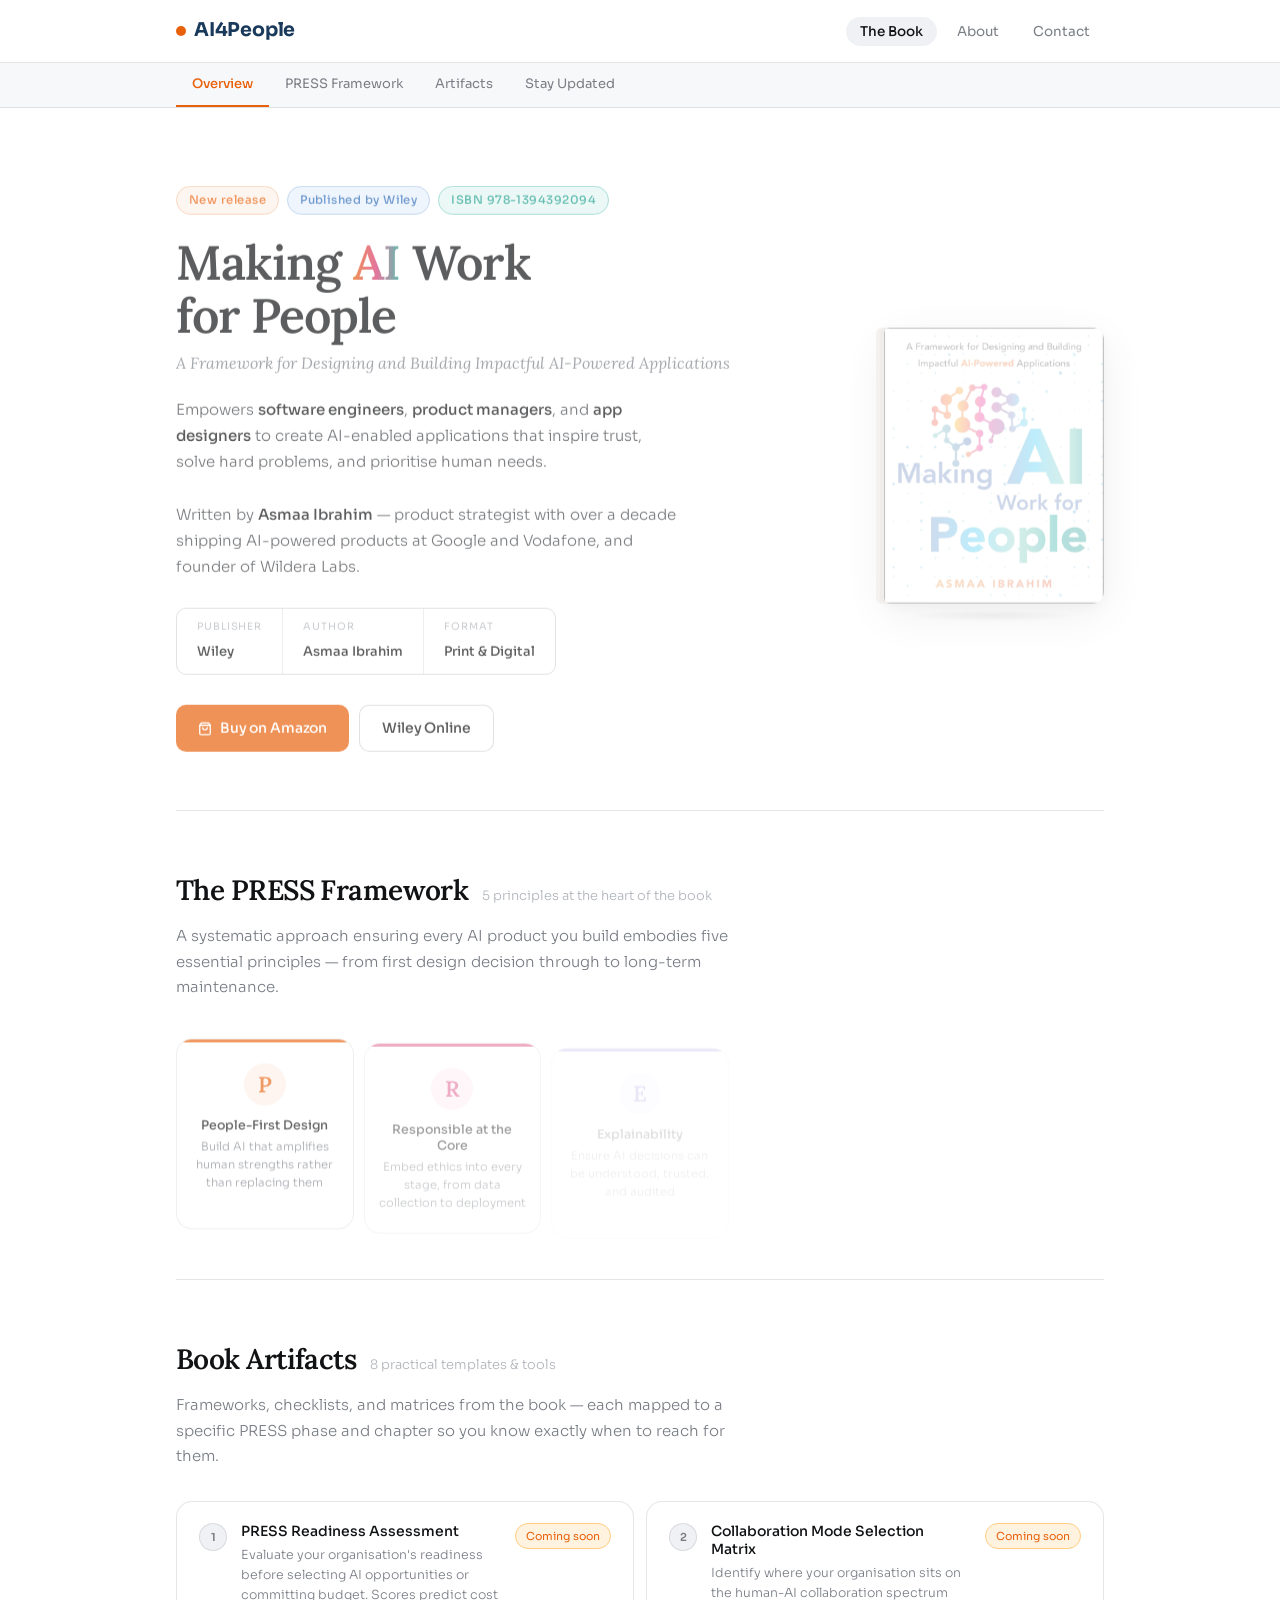
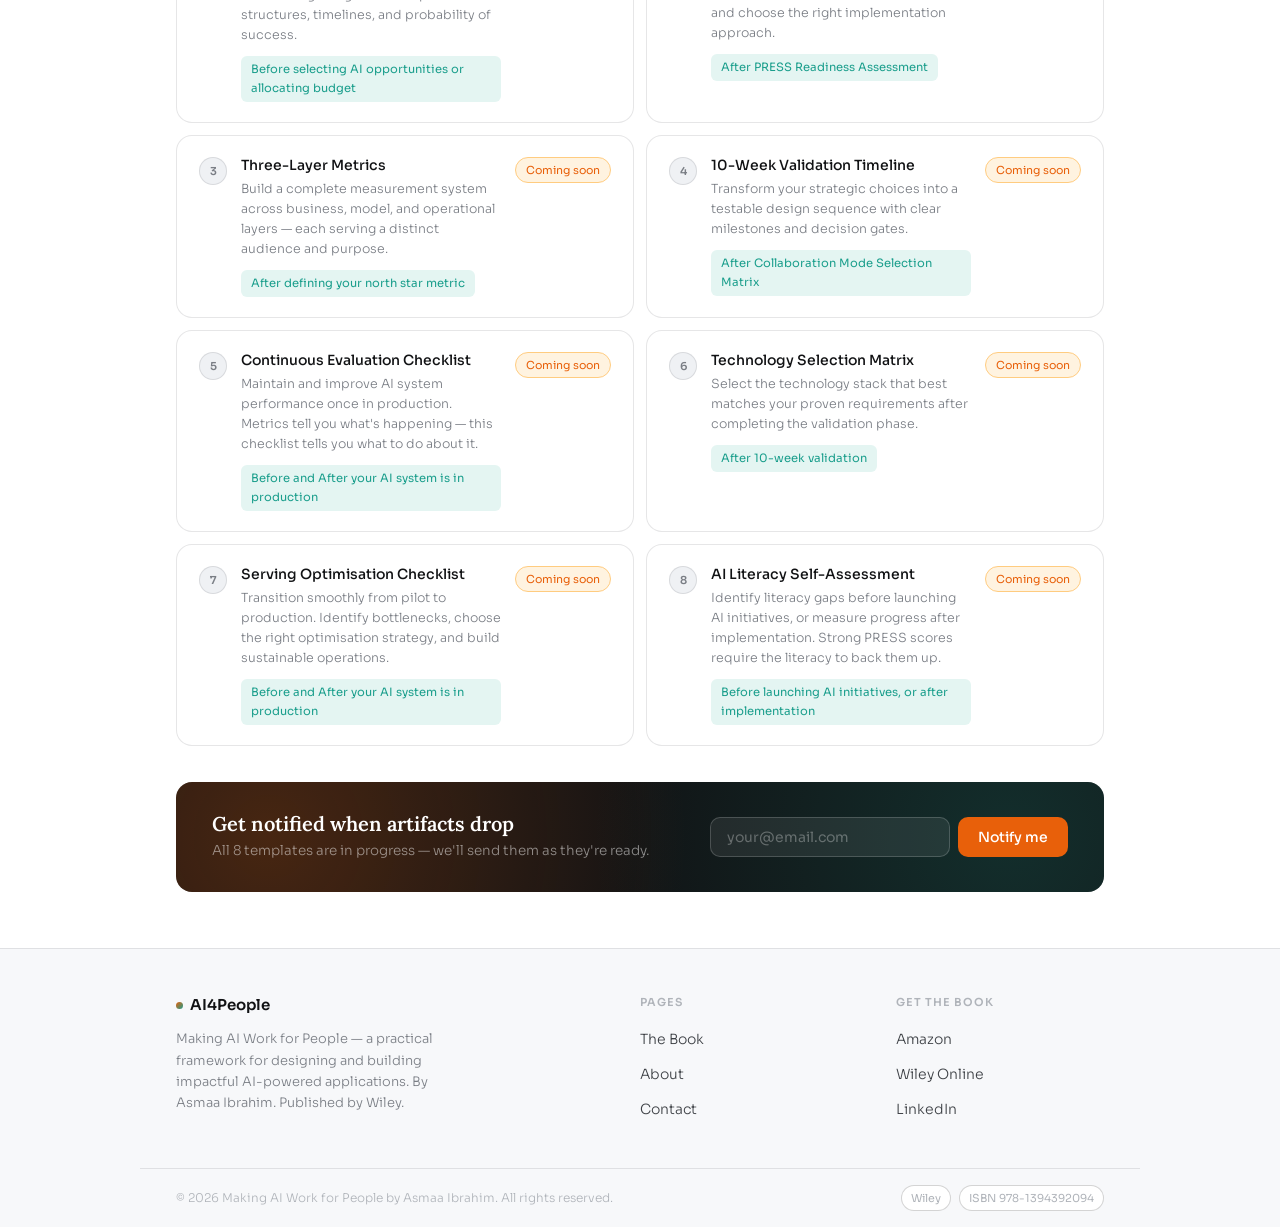
<file: index.html>
<!DOCTYPE html>
<html lang="en">
<head>
  <meta charset="UTF-8">
  <meta name="viewport" content="width=device-width, initial-scale=1.0">
  <meta name="description" content="Making AI Work for People by Asmaa Ibrahim - A framework for designing and building impactful AI-powered applications. Published by Wiley.">
  <title>Making AI Work for People | Asmaa Ibrahim</title>
  <meta http-equiv="refresh" content="0; url=artifacts.html">
</head>
<body>
  <p>Redirecting to <a href="artifacts.html">The Book</a>...</p>
</body>
</html>
</file>
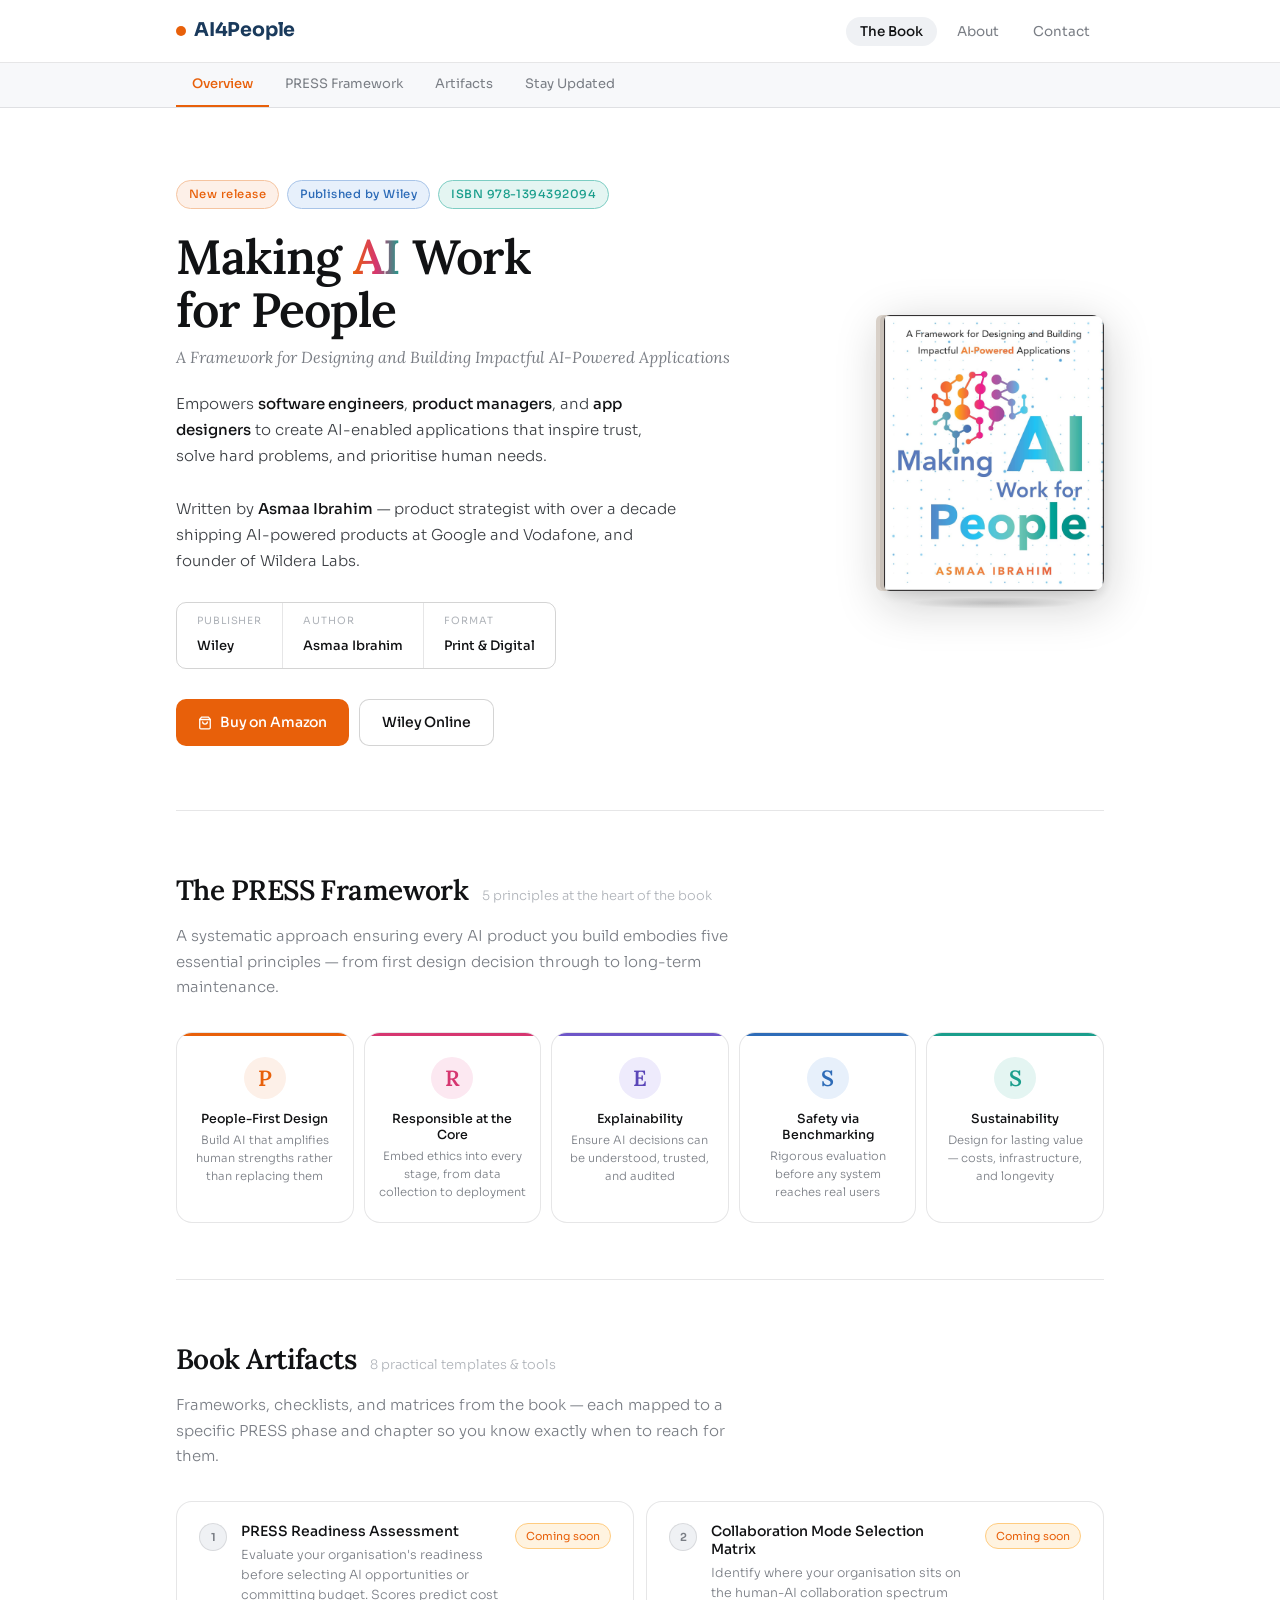
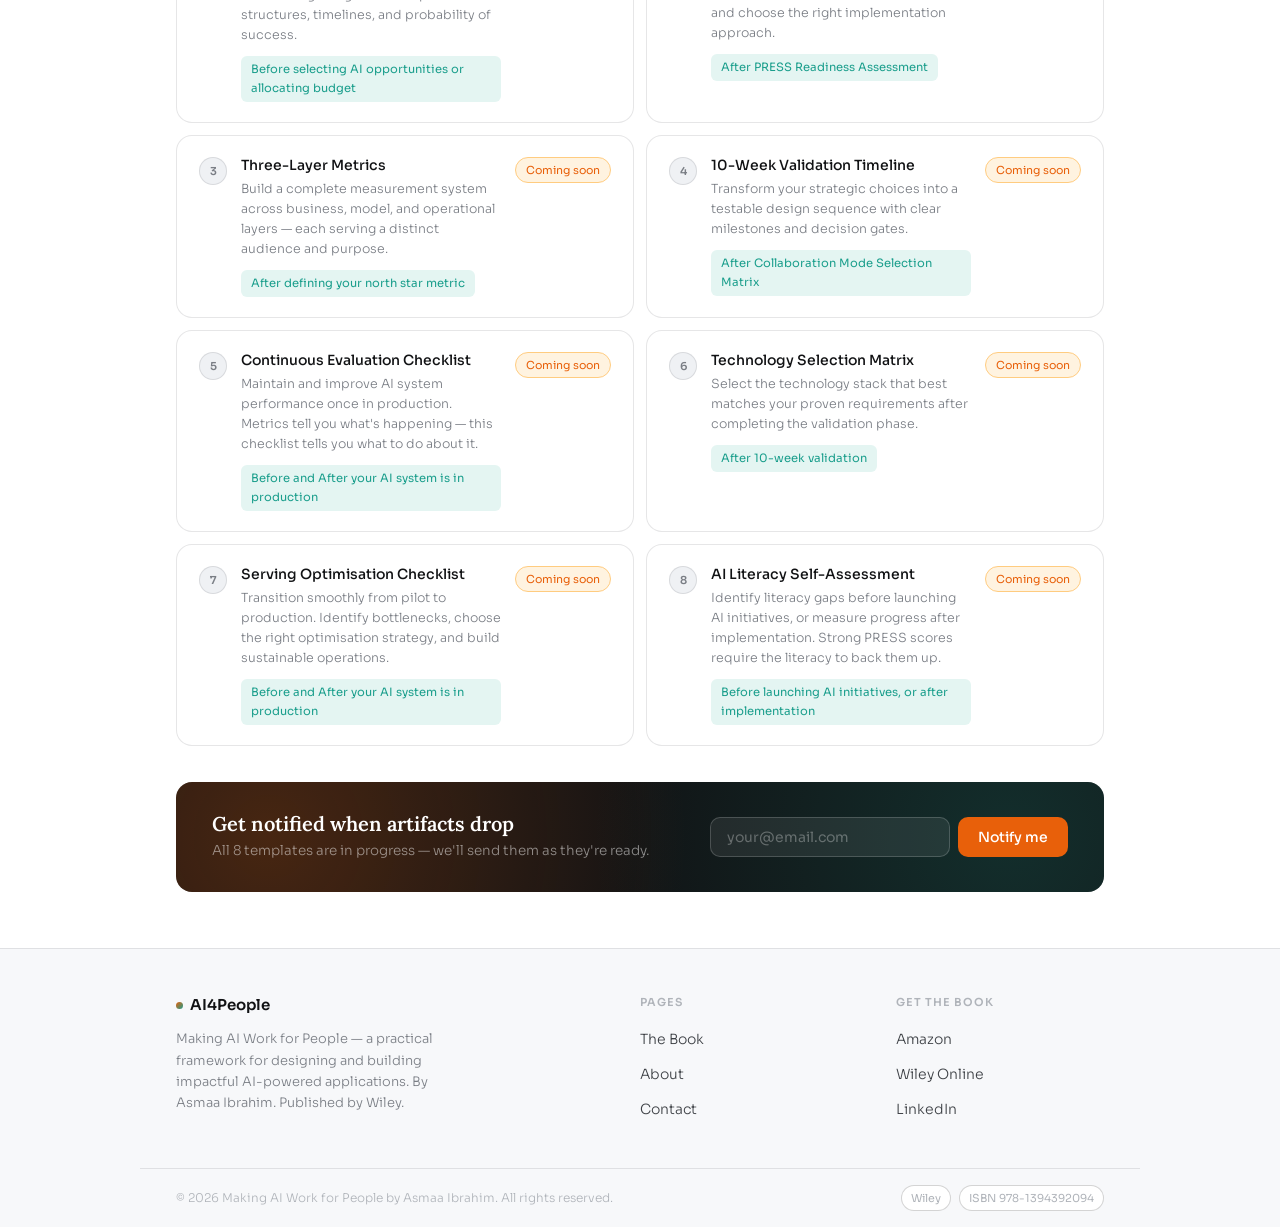
<file: artifacts.html>
<!DOCTYPE html>
<html lang="en">
<head>
<meta charset="UTF-8">
<meta name="viewport" content="width=device-width, initial-scale=1.0">
<title>The Book & Artifacts – Making AI Work for People | Asmaa Ibrahim</title>
<link rel="preconnect" href="https://fonts.googleapis.com">
<link rel="preconnect" href="https://fonts.gstatic.com" crossorigin>
<link href="https://fonts.googleapis.com/css2?family=Sora:wght@300;400;500;600&family=Lora:ital,wght@0,400;0,600;1,400&display=swap" rel="stylesheet">
<style>
*, *::before, *::after { box-sizing: border-box; margin: 0; padding: 0; }
:root {
  --orange:       #E8600A;
  --orange-light: #FDF0E8;
  --orange-mid:   #F5C4A0;
  --pink:         #D63670;
  --pink-light:   #FCE8F1;
  --blue:         #2E6CB8;
  --blue-light:   #E7F0FB;
  --blue-mid:     #A8C4E8;
  --teal:         #1A9E8C;
  --teal-light:   #E4F5F2;
  --teal-mid:     #7DCDC3;
  --ink:          #111214;
  --ink-2:        #3D4045;
  --ink-3:        #7A7E85;
  --ink-4:        #B0B4BA;
  --surface:      #FFFFFF;
  --surface-2:    #F7F8FA;
  --surface-3:    #EFF1F4;
  --border:       rgba(17,18,20,0.10);
  --border-md:    rgba(17,18,20,0.18);
  --serif:  'Lora', Georgia, serif;
  --sans:   'Sora', system-ui, sans-serif;
  --radius: 10px;
  --radius-lg: 16px;
  --max: 1000px;
}
html { scroll-behavior: smooth; }
body { font-family: var(--sans); background: var(--surface); color: var(--ink); font-size: 16px; line-height: 1.65; -webkit-font-smoothing: antialiased; }
/* NAV */
nav { position: sticky; top: 0; z-index: 100; background: rgba(255,255,255,0.94); backdrop-filter: blur(14px); border-bottom: 1px solid var(--border); }
.nav-inner { max-width: var(--max); margin: 0 auto; padding: 0 36px; height: 62px; display: flex; align-items: center; justify-content: space-between; }
.nav-logo { font-family: var(--sans); font-size: 19px; font-weight: 700; color: #1a3a5c; text-decoration: none; letter-spacing: -0.01em; display: flex; align-items: center; gap: 8px; }
.nav-logo-dot { width: 10px; height: 10px; border-radius: 50%; background: var(--orange); }
.nav-links { display: flex; gap: 6px; list-style: none; }
.nav-links a { font-size: 13.5px; font-weight: 400; color: var(--ink-3); text-decoration: none; padding: 6px 14px; border-radius: 20px; transition: color 0.15s, background 0.15s; }
.nav-links a:hover { color: var(--ink); background: var(--surface-2); }
.nav-links a.active { color: var(--ink); background: var(--surface-3); font-weight: 500; }
/* JUMP NAV */
.jump-nav { border-bottom: 1px solid var(--border); background: var(--surface-2); position: sticky; top: 62px; z-index: 90; }
.jump-inner { max-width: var(--max); margin: 0 auto; padding: 0 36px; display: flex; height: 44px; align-items: center; gap: 0; overflow-x: auto; }
.jump-link { font-size: 13px; color: var(--ink-3); text-decoration: none; padding: 0 16px; height: 100%; display: flex; align-items: center; border-bottom: 2px solid transparent; white-space: nowrap; transition: color 0.15s, border-color 0.15s; }
.jump-link:hover { color: var(--ink); }
.jump-link.active { color: var(--orange); border-bottom-color: var(--orange); font-weight: 500; }
/* HERO */
.hero { max-width: var(--max); margin: 0 auto; padding: 72px 36px 64px; display: grid; grid-template-columns: 1fr 220px; gap: 48px; align-items: start; }
.hero-tag-row { display: flex; gap: 8px; margin-bottom: 22px; flex-wrap: wrap; }
.chip { display: inline-flex; align-items: center; gap: 5px; font-size: 11.5px; font-weight: 500; letter-spacing: 0.04em; padding: 4px 12px; border-radius: 20px; border: 1px solid; }
.chip-orange { background: var(--orange-light); color: var(--orange); border-color: var(--orange-mid); }
.chip-teal   { background: var(--teal-light);   color: var(--teal);   border-color: var(--teal-mid); }
.chip-blue   { background: var(--blue-light);   color: var(--blue);   border-color: var(--blue-mid); }
.hero h1 { font-family: var(--serif); font-size: clamp(32px, 4.2vw, 48px); font-weight: 600; line-height: 1.1; letter-spacing: -0.02em; color: var(--ink); margin-bottom: 8px; }
.hero h1 em { font-style: normal; background: linear-gradient(90deg, var(--orange) 0%, var(--pink) 50%, var(--teal) 100%); -webkit-background-clip: text; -webkit-text-fill-color: transparent; background-clip: text; }
.hero-sub { font-family: var(--serif); font-size: 16px; font-style: italic; color: var(--ink-3); margin-bottom: 22px; line-height: 1.5; }
.hero-desc { font-size: 15px; color: var(--ink-2); line-height: 1.75; max-width: 500px; margin-bottom: 28px; font-weight: 300; }
.hero-desc strong { font-weight: 500; color: var(--ink); }
.meta-strip { display: flex; gap: 0; margin-bottom: 30px; border: 1px solid var(--border-md); border-radius: var(--radius); overflow: hidden; width: fit-content; }
.meta-cell { padding: 10px 20px; border-right: 1px solid var(--border); }
.meta-cell:last-child { border-right: none; }
.meta-label { font-size: 10px; text-transform: uppercase; letter-spacing: 0.09em; color: var(--ink-4); display: block; margin-bottom: 2px; }
.meta-value { font-size: 13px; font-weight: 500; color: var(--ink); }
.cta-row { display: flex; gap: 10px; flex-wrap: wrap; }
.btn { display: inline-flex; align-items: center; gap: 8px; padding: 11px 22px; border-radius: var(--radius); font-size: 14px; font-weight: 500; font-family: var(--sans); text-decoration: none; cursor: pointer; border: none; transition: all 0.18s; letter-spacing: -0.01em; }
.btn-primary { background: var(--orange); color: #fff; }
.btn-primary:hover { background: #d05508; transform: translateY(-1px); box-shadow: 0 4px 16px rgba(232,96,10,0.3); }
.btn-secondary { background: var(--surface); color: var(--ink); border: 1px solid var(--border-md); }
.btn-secondary:hover { background: var(--surface-2); transform: translateY(-1px); }
/* BOOK COVER */
.book-wrap { padding-top: 135px; }
.book-3d { width: 100%; border-radius: 6px 12px 12px 6px; overflow: hidden; box-shadow: -4px 0 0 0 #c8c0b8, -8px 0 0 0 #d8d0c8, 0 12px 48px rgba(17,18,20,0.22), 0 4px 12px rgba(17,18,20,0.10); position: relative; }
.book-3d img { width: 100%; height: auto; display: block; }
.book-shadow { width: 80%; height: 12px; background: radial-gradient(ellipse, rgba(17,18,20,0.18) 0%, transparent 70%); margin: 6px auto 0; }
/* DIVIDER */
.divider { border: none; border-top: 1px solid var(--border); max-width: calc(var(--max) - 72px); margin: 0 auto; }
/* SECTION */
.section { max-width: var(--max); margin: 0 auto; padding: 0 36px; }
.section-head { padding-top: 56px; margin-bottom: 10px; display: flex; align-items: baseline; gap: 14px; }
.section-title { font-family: var(--serif); font-size: 28px; font-weight: 600; letter-spacing: -0.02em; color: var(--ink); }
.section-kicker { font-size: 13px; color: var(--ink-4); font-weight: 300; }
.section-intro { font-size: 15px; color: var(--ink-3); line-height: 1.7; max-width: 580px; margin-bottom: 32px; font-weight: 300; }
/* PRESS */
.press-grid { display: grid; grid-template-columns: repeat(5, 1fr); gap: 10px; margin-bottom: 56px; }
.press-card { border: 1px solid var(--border); border-radius: var(--radius-lg); padding: 24px 14px 20px; text-align: center; background: var(--surface); transition: border-color 0.2s, transform 0.2s, box-shadow 0.2s; cursor: default; position: relative; overflow: hidden; }
.press-card::before { content: ''; position: absolute; top: 0; left: 0; right: 0; height: 3px; border-radius: 99px 99px 0 0; }
.press-card.c1::before { background: var(--orange); }
.press-card.c2::before { background: var(--pink); }
.press-card.c3::before { background: #6E56C8; }
.press-card.c4::before { background: var(--blue); }
.press-card.c5::before { background: var(--teal); }
.press-card:hover { border-color: var(--border-md); transform: translateY(-3px); box-shadow: 0 8px 24px rgba(17,18,20,0.08); }
.press-icon { width: 42px; height: 42px; border-radius: 50%; display: flex; align-items: center; justify-content: center; margin: 0 auto 12px; font-family: var(--serif); font-size: 22px; font-weight: 600; }
.press-card.c1 .press-icon { background: var(--orange-light); color: var(--orange); }
.press-card.c2 .press-icon { background: var(--pink-light);   color: var(--pink); }
.press-card.c3 .press-icon { background: #EEEBFC; color: #5A46B8; }
.press-card.c4 .press-icon { background: var(--blue-light);  color: var(--blue); }
.press-card.c5 .press-icon { background: var(--teal-light);  color: var(--teal); }
.press-name { font-size: 12.5px; font-weight: 500; color: var(--ink); margin-bottom: 5px; line-height: 1.3; }
.press-desc { font-size: 11.5px; color: var(--ink-3); line-height: 1.55; font-weight: 300; }
/* ARTIFACTS */
.artifacts-grid { display: grid; grid-template-columns: 1fr 1fr; gap: 12px; margin-bottom: 36px; }
.artifact-card { background: var(--surface); border: 1px solid var(--border); border-radius: var(--radius-lg); padding: 20px 22px; display: flex; gap: 14px; align-items: flex-start; transition: border-color 0.2s, box-shadow 0.2s; }
.artifact-card:hover { border-color: var(--border-md); box-shadow: 0 4px 16px rgba(17,18,20,0.07); }
.artifact-num { width: 28px; height: 28px; border-radius: 50%; background: var(--surface-3); border: 1px solid var(--border); display: flex; align-items: center; justify-content: center; font-size: 11px; font-weight: 600; color: var(--ink-3); flex-shrink: 0; margin-top: 1px; }
.artifact-body { flex: 1; min-width: 0; }
.artifact-title { font-size: 14px; font-weight: 500; color: var(--ink); margin-bottom: 5px; line-height: 1.3; }
.artifact-desc { font-size: 12.5px; color: var(--ink-3); line-height: 1.6; margin-bottom: 10px; font-weight: 300; }
.artifact-when { display: inline-flex; align-items: center; gap: 5px; font-size: 11.5px; color: var(--teal); background: var(--teal-light); padding: 4px 10px; border-radius: 6px; font-weight: 400; }
.artifact-badge { font-size: 11px; padding: 3px 10px; border-radius: 20px; background: #FFF3E0; color: #E8600A; border: 1px solid #FFCC80; flex-shrink: 0; white-space: nowrap; height: fit-content; margin-top: 1px; }
/* NOTIFY BAR */
.notify-bar { border-radius: var(--radius-lg); padding: 30px 36px; margin-bottom: 56px; display: flex; align-items: center; gap: 24px; flex-wrap: wrap; position: relative; overflow: hidden; background: var(--ink); }
.notify-bar::before { content: ''; position: absolute; inset: 0; background: radial-gradient(circle at 10% 50%, rgba(232,96,10,0.25) 0%, transparent 50%), radial-gradient(circle at 90% 50%, rgba(26,158,140,0.2) 0%, transparent 50%); pointer-events: none; }
.notify-text { flex: 1; min-width: 200px; position: relative; }
.notify-title { font-family: var(--serif); font-size: 20px; font-weight: 600; color: #fff; margin-bottom: 4px; line-height: 1.2; }
.notify-sub { font-size: 13.5px; color: rgba(255,255,255,0.5); font-weight: 300; }
.notify-form { display: flex; gap: 8px; flex-wrap: wrap; position: relative; }
.notify-input { padding: 10px 16px; border-radius: var(--radius); border: 1px solid rgba(255,255,255,0.18); background: rgba(255,255,255,0.08); color: #fff; font-size: 14px; font-family: var(--sans); outline: none; width: 240px; transition: border-color 0.2s, background 0.2s; }
.notify-input::placeholder { color: rgba(255,255,255,0.3); }
.notify-input:focus { border-color: rgba(232,96,10,0.6); background: rgba(255,255,255,0.12); }
.btn-notify { padding: 10px 20px; background: var(--orange); color: #fff; border: none; border-radius: var(--radius); font-size: 14px; font-weight: 500; font-family: var(--sans); cursor: pointer; transition: background 0.18s, transform 0.15s; white-space: nowrap; }
.btn-notify:hover { background: #d05508; transform: translateY(-1px); }
/* FOOTER */
footer { border-top: 1px solid var(--border); background: var(--surface-2); }
.footer-inner { max-width: var(--max); margin: 0 auto; padding: 44px 36px 36px; display: grid; grid-template-columns: 2fr 1fr 1fr; gap: 48px; }
.footer-logo { font-size: 15px; font-weight: 600; color: var(--ink); margin-bottom: 10px; display: flex; align-items: center; gap: 7px; }
.footer-logo-dot { width: 7px; height: 7px; border-radius: 50%; background: linear-gradient(135deg, var(--orange), var(--teal)); }
.footer-tagline { font-size: 13px; color: var(--ink-3); line-height: 1.65; max-width: 280px; font-weight: 300; }
.footer-col-title { font-size: 11px; font-weight: 600; text-transform: uppercase; letter-spacing: 0.09em; color: var(--ink-4); margin-bottom: 14px; }
.footer-links { list-style: none; }
.footer-links li { margin-bottom: 9px; }
.footer-links a { font-size: 14px; color: var(--ink-2); text-decoration: none; font-weight: 300; transition: color 0.15s; }
.footer-links a:hover { color: var(--orange); }
.footer-bottom { max-width: var(--max); margin: 0 auto; padding: 16px 36px; border-top: 1px solid var(--border); display: flex; align-items: center; justify-content: space-between; flex-wrap: wrap; gap: 8px; }
.footer-copy { font-size: 12px; color: var(--ink-4); font-weight: 300; }
.footer-badges { display: flex; gap: 8px; }
.footer-badge { font-size: 11px; padding: 3px 9px; border-radius: 20px; border: 1px solid var(--border-md); color: var(--ink-4); background: var(--surface); }
/* ANIMATIONS */
@keyframes fadeUp { from { opacity: 0; transform: translateY(18px); } to { opacity: 1; transform: translateY(0); } }
.hero-text  { animation: fadeUp 0.5s ease both; }
.book-wrap  { animation: fadeUp 0.5s ease 0.1s both; }
.press-card { animation: fadeUp 0.4s ease both; }
.press-card:nth-child(1) { animation-delay: 0.05s; }
.press-card:nth-child(2) { animation-delay: 0.10s; }
.press-card:nth-child(3) { animation-delay: 0.15s; }
.press-card:nth-child(4) { animation-delay: 0.20s; }
.press-card:nth-child(5) { animation-delay: 0.25s; }
/* RESPONSIVE */
@media (max-width: 760px) {
  .hero { grid-template-columns: 1fr; padding: 44px 20px 36px; gap: 32px; }
  .book-wrap { order: -1; max-width: 160px; padding-top: 0; }
  .section { padding: 0 20px; }
  .divider { max-width: calc(100% - 40px); }
  .press-grid { grid-template-columns: repeat(2, 1fr); }
  .artifacts-grid { grid-template-columns: 1fr; }
  .footer-inner { grid-template-columns: 1fr; padding: 32px 20px; gap: 28px; }
  .footer-bottom { padding: 14px 20px; flex-wrap: wrap; }
  .nav-inner { padding: 0 16px; }
  .nav-links { gap: 2px; }
  .nav-links a { font-size: 12.5px; padding: 5px 10px; }
  .jump-inner { padding: 0 16px; }
  .jump-link { padding: 0 12px; font-size: 12px; }
  .notify-bar { padding: 24px 20px; flex-direction: column; align-items: stretch; }
  .notify-form { width: 100%; }
  .notify-input { width: 100%; }
  .meta-strip { flex-wrap: wrap; }
  .meta-cell { padding: 8px 14px; }
  .hero h1 { font-size: 28px; }
  .hero-desc { font-size: 14px; }
}
@media (max-width: 400px) {
  .press-grid { grid-template-columns: 1fr; }
  .nav-logo { font-size: 16px; }
  .nav-links a { font-size: 11.5px; padding: 4px 8px; }
  .cta-row { flex-direction: column; }
  .cta-row .btn { width: 100%; justify-content: center; }
}
</style>
</head>
<body>
<!-- NAV -->
<nav>
  <div class="nav-inner">
    <a href="artifacts.html" class="nav-logo">
      <span class="nav-logo-dot"></span>
      AI4People
    </a>
    <ul class="nav-links">
      <li><a href="artifacts.html" class="active">The Book</a></li>
      <li><a href="author.html">About</a></li>
      <li><a href="contact.html">Contact</a></li>
    </ul>
  </div>
</nav>
<!-- JUMP NAV -->
<div class="jump-nav">
  <div class="jump-inner">
    <a href="#overview" class="jump-link active">Overview</a>
    <a href="#press"    class="jump-link">PRESS Framework</a>
    <a href="#artifacts" class="jump-link">Artifacts</a>
    <a href="#notify"   class="jump-link">Stay Updated</a>
  </div>
</div>
<!-- HERO -->
<div id="overview" class="hero">
  <div class="hero-text">
    <div class="hero-tag-row">
      <span class="chip chip-orange">New release</span>
      <span class="chip chip-blue">Published by Wiley</span>
      <span class="chip chip-teal">ISBN 978-1394392094</span>
    </div>
    <h1>Making <em>AI</em> Work<br>for People</h1>
    <p class="hero-sub">A Framework for Designing and Building Impactful AI-Powered Applications</p>
    <p class="hero-desc">
      Empowers <strong>software engineers</strong>, <strong>product managers</strong>, and <strong>app designers</strong> to create AI-enabled applications that inspire trust, solve hard problems, and prioritise human needs.<br><br>
      Written by <strong>Asmaa Ibrahim</strong> — product strategist with over a decade shipping AI-powered products at Google and Vodafone, and founder of Wildera Labs.
    </p>
    <div class="meta-strip">
      <div class="meta-cell">
        <span class="meta-label">Publisher</span>
        <span class="meta-value">Wiley</span>
      </div>
      <div class="meta-cell">
        <span class="meta-label">Author</span>
        <span class="meta-value">Asmaa Ibrahim</span>
      </div>
      <div class="meta-cell">
        <span class="meta-label">Format</span>
        <span class="meta-value">Print & Digital</span>
      </div>
    </div>
    <div class="cta-row">
      <a href="https://www.amazon.com/Making-Work-People-AI-Powered-Applications/dp/1394392095" class="btn btn-primary" target="_blank" rel="noopener">
        <svg width="14" height="14" viewBox="0 0 24 24" fill="none" stroke="currentColor" stroke-width="2.2" stroke-linecap="round" stroke-linejoin="round"><path d="M6 2L3 6v14a2 2 0 002 2h14a2 2 0 002-2V6l-3-4z"/><line x1="3" y1="6" x2="21" y2="6"/><path d="M16 10a4 4 0 01-8 0"/></svg>
        Buy on Amazon
      </a>
      <a href="https://onlinelibrary.wiley.com/doi/book/10.1002/9781394406463" class="btn btn-secondary" target="_blank" rel="noopener">
        Wiley Online
      </a>
    </div>
  </div>
  <div class="book-wrap">
    <div class="book-3d">
      <img src="images/71weE8AUKQL._SL1500_.jpg" alt="Making AI Work for People — book cover by Asmaa Ibrahim">
    </div>
    <div class="book-shadow"></div>
  </div>
</div>
<hr class="divider">
<!-- PRESS -->
<div id="press" class="section">
  <div class="section-head">
    <h2 class="section-title">The PRESS Framework</h2>
    <span class="section-kicker">5 principles at the heart of the book</span>
  </div>
  <p class="section-intro">A systematic approach ensuring every AI product you build embodies five essential principles — from first design decision through to long-term maintenance.</p>
  <div class="press-grid">
    <div class="press-card c1">
      <div class="press-icon">P</div>
      <div class="press-name">People-First Design</div>
      <div class="press-desc">Build AI that amplifies human strengths rather than replacing them</div>
    </div>
    <div class="press-card c2">
      <div class="press-icon">R</div>
      <div class="press-name">Responsible at the Core</div>
      <div class="press-desc">Embed ethics into every stage, from data collection to deployment</div>
    </div>
    <div class="press-card c3">
      <div class="press-icon">E</div>
      <div class="press-name">Explainability</div>
      <div class="press-desc">Ensure AI decisions can be understood, trusted, and audited</div>
    </div>
    <div class="press-card c4">
      <div class="press-icon">S</div>
      <div class="press-name">Safety via Benchmarking</div>
      <div class="press-desc">Rigorous evaluation before any system reaches real users</div>
    </div>
    <div class="press-card c5">
      <div class="press-icon">S</div>
      <div class="press-name">Sustainability</div>
      <div class="press-desc">Design for lasting value — costs, infrastructure, and longevity</div>
    </div>
  </div>
</div>
<hr class="divider">
<!-- ARTIFACTS -->
<div id="artifacts" class="section">
  <div class="section-head">
    <h2 class="section-title">Book Artifacts</h2>
    <span class="section-kicker">8 practical templates & tools</span>
  </div>
  <p class="section-intro">Frameworks, checklists, and matrices from the book — each mapped to a specific PRESS phase and chapter so you know exactly when to reach for them.</p>
  <div class="artifacts-grid">
    <div class="artifact-card">
      <div class="artifact-num">1</div>
      <div class="artifact-body">
        <div class="artifact-title">PRESS Readiness Assessment</div>
        <div class="artifact-desc">Evaluate your organisation's readiness before selecting AI opportunities or committing budget. Scores predict cost structures, timelines, and probability of success.</div>
        <span class="artifact-when">Before selecting AI opportunities or allocating budget</span>
      </div>
      <span class="artifact-badge">Coming soon</span>
    </div>
    <div class="artifact-card">
      <div class="artifact-num">2</div>
      <div class="artifact-body">
        <div class="artifact-title">Collaboration Mode Selection Matrix</div>
        <div class="artifact-desc">Identify where your organisation sits on the human-AI collaboration spectrum and choose the right implementation approach.</div>
        <span class="artifact-when">After PRESS Readiness Assessment</span>
      </div>
      <span class="artifact-badge">Coming soon</span>
    </div>
    <div class="artifact-card">
      <div class="artifact-num">3</div>
      <div class="artifact-body">
        <div class="artifact-title">Three-Layer Metrics</div>
        <div class="artifact-desc">Build a complete measurement system across business, model, and operational layers — each serving a distinct audience and purpose.</div>
        <span class="artifact-when">After defining your north star metric</span>
      </div>
      <span class="artifact-badge">Coming soon</span>
    </div>
    <div class="artifact-card">
      <div class="artifact-num">4</div>
      <div class="artifact-body">
        <div class="artifact-title">10-Week Validation Timeline</div>
        <div class="artifact-desc">Transform your strategic choices into a testable design sequence with clear milestones and decision gates.</div>
        <span class="artifact-when">After Collaboration Mode Selection Matrix</span>
      </div>
      <span class="artifact-badge">Coming soon</span>
    </div>
    <div class="artifact-card">
      <div class="artifact-num">5</div>
      <div class="artifact-body">
        <div class="artifact-title">Continuous Evaluation Checklist</div>
        <div class="artifact-desc">Maintain and improve AI system performance once in production. Metrics tell you what's happening — this checklist tells you what to do about it.</div>
        <span class="artifact-when">Before and After your AI system is in production</span>
      </div>
      <span class="artifact-badge">Coming soon</span>
    </div>
    <div class="artifact-card">
      <div class="artifact-num">6</div>
      <div class="artifact-body">
        <div class="artifact-title">Technology Selection Matrix</div>
        <div class="artifact-desc">Select the technology stack that best matches your proven requirements after completing the validation phase.</div>
        <span class="artifact-when">After 10-week validation</span>
      </div>
      <span class="artifact-badge">Coming soon</span>
    </div>
    <div class="artifact-card">
      <div class="artifact-num">7</div>
      <div class="artifact-body">
        <div class="artifact-title">Serving Optimisation Checklist</div>
        <div class="artifact-desc">Transition smoothly from pilot to production. Identify bottlenecks, choose the right optimisation strategy, and build sustainable operations.</div>
        <span class="artifact-when">Before and After your AI system is in production</span>
      </div>
      <span class="artifact-badge">Coming soon</span>
    </div>
    <div class="artifact-card">
      <div class="artifact-num">8</div>
      <div class="artifact-body">
        <div class="artifact-title">AI Literacy Self-Assessment</div>
        <div class="artifact-desc">Identify literacy gaps before launching AI initiatives, or measure progress after implementation. Strong PRESS scores require the literacy to back them up.</div>
        <span class="artifact-when">Before launching AI initiatives, or after implementation</span>
      </div>
      <span class="artifact-badge">Coming soon</span>
    </div>
  </div>
  <!-- Notify -->
  <div class="notify-bar" id="notify">
    <div class="notify-text">
      <div class="notify-title">Get notified when artifacts drop</div>
      <div class="notify-sub">All 8 templates are in progress — we'll send them as they're ready.</div>
    </div>
    <div class="notify-form">
      <input class="notify-input" type="email" placeholder="your@email.com" id="emailInput">
      <button class="btn-notify" onclick="handleNotify()">Notify me</button>
    </div>
  </div>
</div>
<!-- FOOTER -->
<footer>
  <div class="footer-inner">
    <div>
      <div class="footer-logo"><span class="footer-logo-dot"></span>AI4People</div>
      <p class="footer-tagline">Making AI Work for People — a practical framework for designing and building impactful AI-powered applications. By Asmaa Ibrahim. Published by Wiley.</p>
    </div>
    <div>
      <div class="footer-col-title">Pages</div>
      <ul class="footer-links">
        <li><a href="artifacts.html">The Book</a></li>
        <li><a href="author.html">About</a></li>
        <li><a href="contact.html">Contact</a></li>
      </ul>
    </div>
    <div>
      <div class="footer-col-title">Get the book</div>
      <ul class="footer-links">
        <li><a href="https://www.amazon.com/Making-Work-People-AI-Powered-Applications/dp/1394392095" target="_blank" rel="noopener">Amazon</a></li>
        <li><a href="https://onlinelibrary.wiley.com/doi/book/10.1002/9781394406463" target="_blank" rel="noopener">Wiley Online</a></li>
        <li><a href="https://www.linkedin.com/in/asmaa-ibrahim/" target="_blank" rel="noopener">LinkedIn</a></li>
      </ul>
    </div>
  </div>
  <div class="footer-bottom">
    <span class="footer-copy">&copy; 2026 Making AI Work for People by Asmaa Ibrahim. All rights reserved.</span>
    <div class="footer-badges">
      <span class="footer-badge">Wiley</span>
      <span class="footer-badge">ISBN 978-1394392094</span>
    </div>
  </div>
</footer>
<script>
  const jumpLinks = document.querySelectorAll('.jump-link');
  const ids = ['overview','press','artifacts','notify'];
  window.addEventListener('scroll', () => {
    let cur = 'overview';
    ids.forEach(id => {
      const el = document.getElementById(id);
      if (el && window.scrollY >= el.offsetTop - 130) cur = id;
    });
    jumpLinks.forEach(l => {
      const href = l.getAttribute('href').replace('#','');
      l.classList.toggle('active', href === cur || (href === 'notify' && cur === 'notify'));
    });
  });
  async function handleNotify() {
    const input = document.getElementById('emailInput');
    const val = input.value.trim();
    if (!val || !val.includes('@')) {
      input.style.borderColor = 'rgba(232,96,10,0.7)';
      input.focus();
      return;
    }
    const btn = document.querySelector('.btn-notify');
    btn.textContent = 'Sending…';
    btn.disabled = true;
    try {
      const res = await fetch('https://api.web3forms.com/submit', {
        method: 'POST',
        headers: { 'Content-Type': 'application/json' },
        body: JSON.stringify({
          access_key: 'beea8436-a90e-4494-b8af-d39266ff516e',
          subject: 'New artifact notify signup',
          from_name: 'Artifact Notify Form',
          replyto: val,
          email: val,
          message: 'New signup for artifact notifications: ' + val
        })
      });
      const data = await res.json();
      if (data.success) {
        btn.textContent = "You're on the list!";
        btn.style.background = 'var(--teal)';
        input.disabled = true;
        input.style.opacity = '0.5';
      } else {
        btn.textContent = 'Try again';
        btn.disabled = false;
      }
    } catch {
      btn.textContent = 'Try again';
      btn.disabled = false;
    }
  }
</script>
</body>
</html>
</file>
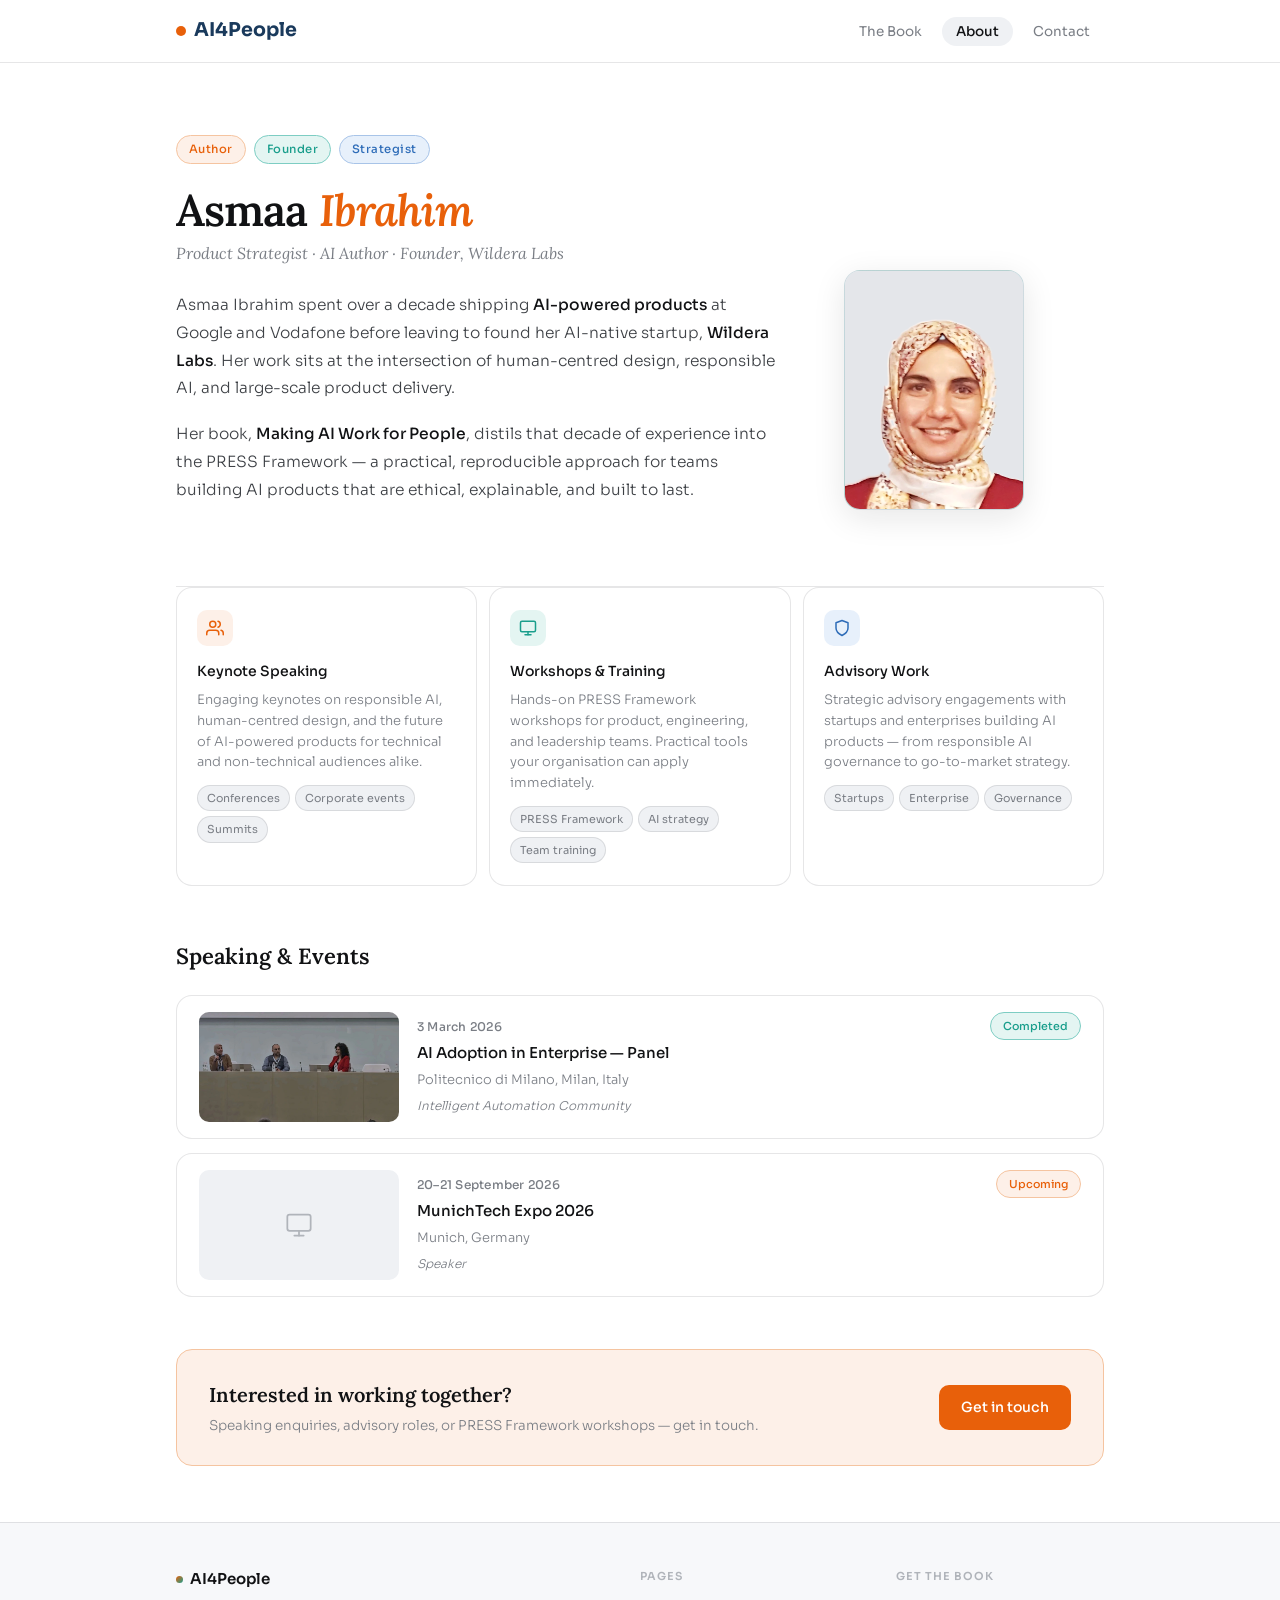
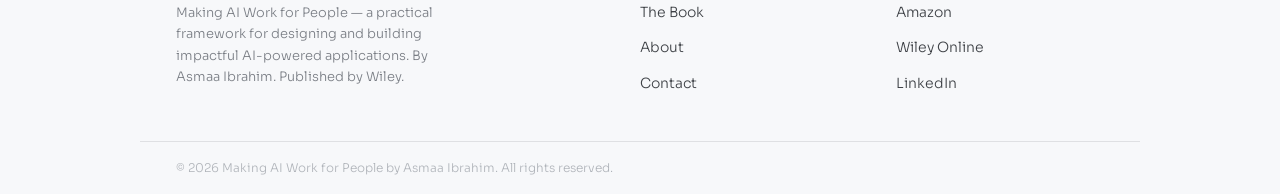
<file: author.html>
<!DOCTYPE html>
<html lang="en">
<head>
<meta charset="UTF-8">
<meta name="viewport" content="width=device-width, initial-scale=1.0">
<title>About Asmaa Ibrahim – Making AI Work for People</title>
<link rel="preconnect" href="https://fonts.googleapis.com">
<link rel="preconnect" href="https://fonts.gstatic.com" crossorigin>
<link href="https://fonts.googleapis.com/css2?family=Sora:wght@300;400;500;600&family=Lora:ital,wght@0,400;0,600;1,400&display=swap" rel="stylesheet">
<style>
*, *::before, *::after { box-sizing: border-box; margin: 0; padding: 0; }
:root {
  --orange:       #E8600A;
  --orange-light: #FDF0E8;
  --orange-mid:   #F5C4A0;
  --pink:         #D63670;
  --pink-light:   #FCE8F1;
  --blue:         #2E6CB8;
  --blue-light:   #E7F0FB;
  --blue-mid:     #A8C4E8;
  --teal:         #1A9E8C;
  --teal-light:   #E4F5F2;
  --teal-mid:     #7DCDC3;
  --ink:          #111214;
  --ink-2:        #3D4045;
  --ink-3:        #7A7E85;
  --ink-4:        #B0B4BA;
  --surface:      #FFFFFF;
  --surface-2:    #F7F8FA;
  --surface-3:    #EFF1F4;
  --border:       rgba(17,18,20,0.10);
  --border-md:    rgba(17,18,20,0.18);
  --serif: 'Lora', Georgia, serif;
  --sans:  'Sora', system-ui, sans-serif;
  --radius: 10px;
  --radius-lg: 16px;
  --max: 1000px;
}
html { scroll-behavior: smooth; }
body { font-family: var(--sans); background: var(--surface); color: var(--ink); font-size: 16px; line-height: 1.65; -webkit-font-smoothing: antialiased; }
/* NAV */
nav { position: sticky; top: 0; z-index: 100; background: rgba(255,255,255,0.94); backdrop-filter: blur(14px); border-bottom: 1px solid var(--border); }
.nav-inner { max-width: var(--max); margin: 0 auto; padding: 0 36px; height: 62px; display: flex; align-items: center; justify-content: space-between; }
.nav-logo { font-family: var(--sans); font-size: 19px; font-weight: 700; color: #1a3a5c; text-decoration: none; display: flex; align-items: center; gap: 8px; }
.nav-logo-dot { width: 10px; height: 10px; border-radius: 50%; background: var(--orange); }
.nav-links { display: flex; gap: 6px; list-style: none; }
.nav-links a { font-size: 13.5px; font-weight: 400; color: var(--ink-3); text-decoration: none; padding: 6px 14px; border-radius: 20px; transition: color 0.15s, background 0.15s; }
.nav-links a:hover { color: var(--ink); background: var(--surface-2); }
.nav-links a.active { color: var(--ink); background: var(--surface-3); font-weight: 500; }
/* HERO */
.about-hero {
  max-width: var(--max);
  margin: 0 auto;
  padding: 72px 36px 64px;
  display: grid;
  grid-template-columns: 1fr 260px;
  gap: 64px;
  align-items: start;
}
.hero-eyebrow { display: flex; gap: 8px; margin-bottom: 22px; }
.chip { display: inline-flex; align-items: center; gap: 5px; font-size: 11.5px; font-weight: 500; letter-spacing: 0.04em; padding: 4px 12px; border-radius: 20px; border: 1px solid; }
.chip-orange { background: var(--orange-light); color: var(--orange); border-color: var(--orange-mid); }
.chip-teal   { background: var(--teal-light);   color: var(--teal);   border-color: var(--teal-mid); }
.chip-blue   { background: var(--blue-light);   color: var(--blue);   border-color: var(--blue-mid); }
.about-hero h1 { font-family: var(--serif); font-size: clamp(30px, 4vw, 44px); font-weight: 600; line-height: 1.1; letter-spacing: -0.02em; color: var(--ink); margin-bottom: 6px; }
.about-hero h1 em { font-style: italic; color: var(--orange); }
.about-title-sub { font-family: var(--serif); font-size: 16px; font-style: italic; color: var(--ink-3); margin-bottom: 24px; }
.about-lead { font-size: 15.5px; color: var(--ink-2); line-height: 1.8; margin-bottom: 18px; font-weight: 300; }
.about-lead strong { font-weight: 500; color: var(--ink); }
/* Avatar placeholder */
.avatar-wrap { padding-top: 135px; }
.avatar-card {
  width: 180px;
  aspect-ratio: 3/4;
  border-radius: var(--radius-lg);
  background: linear-gradient(160deg, #E8F4F8 0%, #D4ECF0 50%, #C8E8E4 100%);
  display: flex;
  flex-direction: column;
  align-items: center;
  justify-content: flex-end;
  padding: 24px 20px;
  position: relative;
  overflow: hidden;
  border: 1px solid var(--border);
  box-shadow: 0 8px 32px rgba(17,18,20,0.10);
}
.avatar-photo {
  position: absolute;
  top: 0;
  left: 0;
  width: 100%;
  height: 100%;
  object-fit: cover;
  object-position: center top;
  z-index: 1;
}
.avatar-name { font-size: 15px; font-weight: 600; color: #fff; margin-bottom: 3px; text-align: center; position: relative; z-index: 1; text-shadow: 0 1px 4px rgba(0,0,0,0.5); }
.avatar-role { font-size: 12px; color: rgba(255,255,255,0.9); text-align: center; font-weight: 300; line-height: 1.5; position: relative; z-index: 1; text-shadow: 0 1px 4px rgba(0,0,0,0.5); }
/* STATS ROW */
.stats-row {
  display: grid;
  grid-template-columns: repeat(3, 1fr);
  gap: 12px;
  margin: 32px 0 0;
}
.stat-card {
  background: var(--surface-2);
  border-radius: var(--radius);
  padding: 18px 16px;
  text-align: center;
  border: 1px solid var(--border);
}
.stat-num { font-family: var(--serif); font-size: 28px; font-weight: 600; color: var(--orange); line-height: 1; margin-bottom: 5px; }
.stat-label { font-size: 12px; color: var(--ink-3); font-weight: 300; line-height: 1.4; }
/* DIVIDER */
.divider { border: none; border-top: 1px solid var(--border); max-width: calc(var(--max) - 72px); margin: 0 auto; }
/* SECTION */
.section { max-width: var(--max); margin: 0 auto; padding: 0 36px; }
.section-head { padding-top: 56px; margin-bottom: 10px; display: flex; align-items: baseline; gap: 14px; }
.section-title { font-family: var(--serif); font-size: 28px; font-weight: 600; letter-spacing: -0.02em; color: var(--ink); }
.section-kicker { font-size: 13px; color: var(--ink-4); font-weight: 300; }
.section-intro { font-size: 15px; color: var(--ink-3); line-height: 1.7; max-width: 580px; margin-bottom: 32px; font-weight: 300; }
/* WILDERA */
.wildera-strip {
  display: flex;
  align-items: center;
  justify-content: space-between;
  gap: 20px;
  padding: 22px 28px;
  margin-bottom: 52px;
  border: 1px solid var(--border-md);
  border-radius: var(--radius-lg);
  background: var(--surface);
  text-decoration: none;
  transition: border-color 0.2s, box-shadow 0.2s, transform 0.18s;
}
.wildera-strip:hover { border-color: var(--orange-mid); box-shadow: 0 4px 16px rgba(232,96,10,0.08); transform: translateY(-1px); }
.wildera-strip-left { display: flex; align-items: center; gap: 16px; }
.wildera-strip-logo {
  width: 40px; height: 40px;
  border-radius: var(--radius);
  background: var(--ink);
  display: flex; align-items: center; justify-content: center;
  flex-shrink: 0;
  font-family: var(--serif);
  font-size: 15px;
  font-weight: 600;
  color: var(--orange);
}
.wildera-strip-name { font-size: 15px; font-weight: 500; color: var(--ink); margin-bottom: 2px; }
.wildera-strip-desc { font-size: 13px; color: var(--ink-3); font-weight: 300; }
/* SPEAKING */
.speaking-grid { display: grid; grid-template-columns: repeat(3, 1fr); gap: 12px; margin-bottom: 52px; }
.speaking-card {
  background: var(--surface);
  border: 1px solid var(--border);
  border-radius: var(--radius-lg);
  padding: 22px 20px;
  transition: border-color 0.2s, box-shadow 0.2s, transform 0.2s;
}
.speaking-card:hover { border-color: var(--border-md); box-shadow: 0 6px 20px rgba(17,18,20,0.07); transform: translateY(-2px); }
.speaking-icon {
  width: 36px; height: 36px;
  border-radius: var(--radius);
  display: flex; align-items: center; justify-content: center;
  margin-bottom: 14px;
}
.si-orange { background: var(--orange-light); }
.si-teal   { background: var(--teal-light); }
.si-blue   { background: var(--blue-light); }
.speaking-title { font-size: 14px; font-weight: 500; color: var(--ink); margin-bottom: 7px; }
.speaking-desc { font-size: 13px; color: var(--ink-3); line-height: 1.6; font-weight: 300; }
.speaking-topics { margin-top: 12px; display: flex; flex-wrap: wrap; gap: 5px; }
.topic-tag { font-size: 11px; padding: 3px 9px; border-radius: 20px; background: var(--surface-3); color: var(--ink-3); border: 1px solid var(--border); }
/* EVENTS */
.events-title { font-family: var(--serif); font-size: 22px; font-weight: 600; color: var(--ink); margin-bottom: 20px; }
.events-list { display: flex; flex-direction: column; gap: 14px; margin-bottom: 52px; }
.event-card {
  display: grid;
  grid-template-columns: 200px 1fr auto;
  gap: 18px;
  align-items: center;
  border: 1px solid var(--border);
  border-radius: var(--radius-lg);
  padding: 16px 22px;
  background: var(--surface);
  transition: border-color 0.2s, box-shadow 0.2s;
  text-decoration: none;
  color: inherit;
}
.event-card:hover { border-color: var(--border-md); box-shadow: 0 4px 16px rgba(17,18,20,0.07); }
.event-img {
  width: 200px;
  height: 110px;
  border-radius: var(--radius);
  object-fit: cover;
}
.event-img-placeholder {
  width: 200px;
  height: 110px;
  border-radius: var(--radius);
  background: var(--surface-3);
  display: flex;
  align-items: center;
  justify-content: center;
}
.event-info { min-width: 0; }
.event-date { font-size: 12px; font-weight: 500; color: var(--ink-3); margin-bottom: 4px; letter-spacing: 0.02em; }
.event-name { font-size: 15px; font-weight: 500; color: var(--ink); margin-bottom: 3px; }
.event-venue { font-size: 13px; color: var(--ink-3); font-weight: 300; margin-bottom: 6px; }
.event-topic { font-size: 12px; color: var(--ink-3); font-weight: 300; font-style: italic; }
.event-status { font-size: 11px; font-weight: 500; padding: 4px 12px; border-radius: 20px; white-space: nowrap; align-self: start; }
.event-status-done { background: var(--teal-light); color: var(--teal); border: 1px solid var(--teal-mid); }
.event-status-upcoming { background: var(--orange-light); color: var(--orange); border: 1px solid var(--orange-mid); }
/* CTA */
.about-cta {
  background: var(--orange-light);
  border: 1px solid var(--orange-mid);
  border-radius: var(--radius-lg);
  padding: 28px 32px;
  margin-bottom: 56px;
  display: flex;
  align-items: center;
  justify-content: space-between;
  gap: 20px;
  flex-wrap: wrap;
}
.about-cta-text { }
.about-cta-title { font-family: var(--serif); font-size: 20px; font-weight: 600; color: var(--ink); margin-bottom: 4px; }
.about-cta-sub { font-size: 13.5px; color: var(--ink-3); font-weight: 300; }
.btn { display: inline-flex; align-items: center; gap: 8px; padding: 11px 22px; border-radius: var(--radius); font-size: 14px; font-weight: 500; font-family: var(--sans); text-decoration: none; cursor: pointer; border: none; transition: all 0.18s; }
.btn-primary { background: var(--orange); color: #fff; }
.btn-primary:hover { background: #d05508; transform: translateY(-1px); box-shadow: 0 4px 16px rgba(232,96,10,0.3); }
.btn-secondary { background: var(--surface); color: var(--ink); border: 1px solid var(--border-md); }
.btn-secondary:hover { background: var(--surface-2); transform: translateY(-1px); }
/* FOOTER */
footer { border-top: 1px solid var(--border); background: var(--surface-2); }
.footer-inner { max-width: var(--max); margin: 0 auto; padding: 44px 36px 36px; display: grid; grid-template-columns: 2fr 1fr 1fr; gap: 48px; }
.footer-logo { font-size: 15px; font-weight: 600; color: var(--ink); margin-bottom: 10px; display: flex; align-items: center; gap: 7px; }
.footer-logo-dot { width: 7px; height: 7px; border-radius: 50%; background: linear-gradient(135deg, var(--orange), var(--teal)); }
.footer-tagline { font-size: 13px; color: var(--ink-3); line-height: 1.65; max-width: 280px; font-weight: 300; }
.footer-col-title { font-size: 11px; font-weight: 600; text-transform: uppercase; letter-spacing: 0.09em; color: var(--ink-4); margin-bottom: 14px; }
.footer-links { list-style: none; }
.footer-links li { margin-bottom: 9px; }
.footer-links a { font-size: 14px; color: var(--ink-2); text-decoration: none; font-weight: 300; transition: color 0.15s; }
.footer-links a:hover { color: var(--orange); }
.footer-bottom { max-width: var(--max); margin: 0 auto; padding: 16px 36px; border-top: 1px solid var(--border); display: flex; align-items: center; justify-content: space-between; flex-wrap: wrap; gap: 8px; }
.footer-copy { font-size: 12px; color: var(--ink-4); font-weight: 300; }
/* ANIMATIONS */
@keyframes fadeUp { from { opacity: 0; transform: translateY(18px); } to { opacity: 1; transform: translateY(0); } }
.about-hero { animation: fadeUp 0.5s ease both; }
/* RESPONSIVE */
@media (max-width: 760px) {
  .about-hero { grid-template-columns: 1fr; padding: 44px 20px 36px; }
  .avatar-wrap { display: none; }
  .stats-row { grid-template-columns: repeat(3, 1fr); gap: 8px; }
  .stat-card { padding: 14px 10px; }
  .stat-num { font-size: 22px; }
  .stat-label { font-size: 11px; }
  .section { padding: 0 20px; }
  .divider { max-width: calc(100% - 40px); }
  .speaking-grid { grid-template-columns: 1fr; }
  .wildera-inner { grid-template-columns: 1fr; }
  .footer-inner { grid-template-columns: 1fr; padding: 32px 20px; }
  .footer-bottom { padding: 14px 20px; }
  .nav-inner { padding: 0 16px; }
  .nav-links { gap: 2px; }
  .nav-links a { font-size: 12.5px; padding: 5px 10px; }
  .about-cta { flex-direction: column; align-items: flex-start; }
  .wildera-strip { flex-direction: column; align-items: flex-start; padding: 18px 20px; }
  .event-card { grid-template-columns: 1fr; gap: 12px; }
  .event-img, .event-img-placeholder { width: 100%; height: 160px; }
  .event-status { align-self: flex-start; }
  .about-hero h1 { font-size: 28px; }
}
@media (max-width: 400px) {
  .nav-logo { font-size: 16px; }
  .nav-links a { font-size: 11.5px; padding: 4px 8px; }
  .stats-row { grid-template-columns: 1fr; }
}
</style>
</head>
<body>
<nav>
  <div class="nav-inner">
    <a href="artifacts.html" class="nav-logo">
      <span class="nav-logo-dot"></span>
      AI4People
    </a>
    <ul class="nav-links">
      <li><a href="artifacts.html">The Book</a></li>
      <li><a href="author.html" class="active">About</a></li>
      <li><a href="contact.html">Contact</a></li>
    </ul>
  </div>
</nav>
<!-- HERO -->
<div class="about-hero">
  <div>
    <div class="hero-eyebrow">
      <span class="chip chip-orange">Author</span>
      <span class="chip chip-teal">Founder</span>
      <span class="chip chip-blue">Strategist</span>
    </div>
    <h1>Asmaa <em>Ibrahim</em></h1>
    <p class="about-title-sub">Product Strategist · AI Author · Founder, Wildera Labs</p>
    <p class="about-lead">
      Asmaa Ibrahim spent over a decade shipping <strong>AI-powered products</strong> at Google and Vodafone before leaving to found her AI-native startup, <strong>Wildera Labs</strong>. Her work sits at the intersection of human-centred design, responsible AI, and large-scale product delivery.
    </p>
    <p class="about-lead">
      Her book, <strong>Making AI Work for People</strong>, distils that decade of experience into the PRESS Framework — a practical, reproducible approach for teams building AI products that are ethical, explainable, and built to last.
    </p>
  </div>
  <div class="avatar-wrap">
    <div class="avatar-card">
      <img src="images/professional_linkedin.png" alt="Asmaa Ibrahim" class="avatar-photo">
    </div>
  </div>
</div>
<hr class="divider">
<!-- SPEAKING -->
<div id="speaking" class="section">
  <div class="speaking-grid">
    <div class="speaking-card">
      <div class="speaking-icon si-orange">
        <svg width="18" height="18" viewBox="0 0 24 24" fill="none" stroke="#E8600A" stroke-width="2" stroke-linecap="round" stroke-linejoin="round"><path d="M17 21v-2a4 4 0 00-4-4H5a4 4 0 00-4 4v2"/><circle cx="9" cy="7" r="4"/><path d="M23 21v-2a4 4 0 00-3-3.87"/><path d="M16 3.13a4 4 0 010 7.75"/></svg>
      </div>
      <div class="speaking-title">Keynote Speaking</div>
      <div class="speaking-desc">Engaging keynotes on responsible AI, human-centred design, and the future of AI-powered products for technical and non-technical audiences alike.</div>
      <div class="speaking-topics">
        <span class="topic-tag">Conferences</span>
        <span class="topic-tag">Corporate events</span>
        <span class="topic-tag">Summits</span>
      </div>
    </div>
    <div class="speaking-card">
      <div class="speaking-icon si-teal">
        <svg width="18" height="18" viewBox="0 0 24 24" fill="none" stroke="#1A9E8C" stroke-width="2" stroke-linecap="round" stroke-linejoin="round"><rect x="2" y="3" width="20" height="14" rx="2"/><line x1="8" y1="21" x2="16" y2="21"/><line x1="12" y1="17" x2="12" y2="21"/></svg>
      </div>
      <div class="speaking-title">Workshops & Training</div>
      <div class="speaking-desc">Hands-on PRESS Framework workshops for product, engineering, and leadership teams. Practical tools your organisation can apply immediately.</div>
      <div class="speaking-topics">
        <span class="topic-tag">PRESS Framework</span>
        <span class="topic-tag">AI strategy</span>
        <span class="topic-tag">Team training</span>
      </div>
    </div>
    <div class="speaking-card">
      <div class="speaking-icon si-blue">
        <svg width="18" height="18" viewBox="0 0 24 24" fill="none" stroke="#2E6CB8" stroke-width="2" stroke-linecap="round" stroke-linejoin="round"><path d="M12 22s8-4 8-10V5l-8-3-8 3v7c0 6 8 10 8 10z"/></svg>
      </div>
      <div class="speaking-title">Advisory Work</div>
      <div class="speaking-desc">Strategic advisory engagements with startups and enterprises building AI products — from responsible AI governance to go-to-market strategy.</div>
      <div class="speaking-topics">
        <span class="topic-tag">Startups</span>
        <span class="topic-tag">Enterprise</span>
        <span class="topic-tag">Governance</span>
      </div>
    </div>
  </div>
  <h3 class="events-title">Speaking & Events</h3>
  <div class="events-list">
    <a href="https://www.linkedin.com/posts/asmaa-ibrahim_enterpriseai-aiadoption-digitaltransformation-activity-7435980092222316544-uCnF" target="_blank" rel="noopener" class="event-card">
      <img src="images/1772755847555.jpeg" alt="Asmaa Ibrahim speaking at Politecnico di Milano panel" class="event-img">
      <div class="event-info">
        <div class="event-date">3 March 2026</div>
        <div class="event-name">AI Adoption in Enterprise — Panel</div>
        <div class="event-venue">Politecnico di Milano, Milan, Italy</div>
        <div class="event-topic">Intelligent Automation Community</div>
      </div>
      <span class="event-status event-status-done">Completed</span>
    </a>
    <a href="https://munichtechexpo.com/speakers" target="_blank" rel="noopener" class="event-card">
      <div class="event-img-placeholder">
        <svg width="28" height="28" viewBox="0 0 24 24" fill="none" stroke="var(--ink-4)" stroke-width="1.5" stroke-linecap="round" stroke-linejoin="round"><rect x="2" y="3" width="20" height="14" rx="2"/><line x1="8" y1="21" x2="16" y2="21"/><line x1="12" y1="17" x2="12" y2="21"/></svg>
      </div>
      <div class="event-info">
        <div class="event-date">20–21 September 2026</div>
        <div class="event-name">MunichTech Expo 2026</div>
        <div class="event-venue">Munich, Germany</div>
        <div class="event-topic">Speaker</div>
      </div>
      <span class="event-status event-status-upcoming">Upcoming</span>
    </a>
  </div>
  <div class="about-cta">
    <div class="about-cta-text">
      <div class="about-cta-title">Interested in working together?</div>
      <div class="about-cta-sub">Speaking enquiries, advisory roles, or PRESS Framework workshops — get in touch.</div>
    </div>
    <a href="contact.html" class="btn btn-primary">Get in touch</a>
  </div>
</div>
<!-- FOOTER -->
<footer>
  <div class="footer-inner">
    <div>
      <div class="footer-logo"><span class="footer-logo-dot"></span>AI4People</div>
      <p class="footer-tagline">Making AI Work for People — a practical framework for designing and building impactful AI-powered applications. By Asmaa Ibrahim. Published by Wiley.</p>
    </div>
    <div>
      <div class="footer-col-title">Pages</div>
      <ul class="footer-links">
        <li><a href="artifacts.html">The Book</a></li>
        <li><a href="author.html">About</a></li>
        <li><a href="contact.html">Contact</a></li>
      </ul>
    </div>
    <div>
      <div class="footer-col-title">Get the book</div>
      <ul class="footer-links">
        <li><a href="https://www.amazon.com/Making-Work-People-AI-Powered-Applications/dp/1394392095" target="_blank" rel="noopener">Amazon</a></li>
        <li><a href="https://onlinelibrary.wiley.com/doi/book/10.1002/9781394406463" target="_blank" rel="noopener">Wiley Online</a></li>
        <li><a href="https://www.linkedin.com/in/asmaa-ibrahim/" target="_blank" rel="noopener">LinkedIn</a></li>
      </ul>
    </div>
  </div>
  <div class="footer-bottom">
    <span class="footer-copy">&copy; 2026 Making AI Work for People by Asmaa Ibrahim. All rights reserved.</span>
  </div>
</footer>
</body>
</html>
</file>
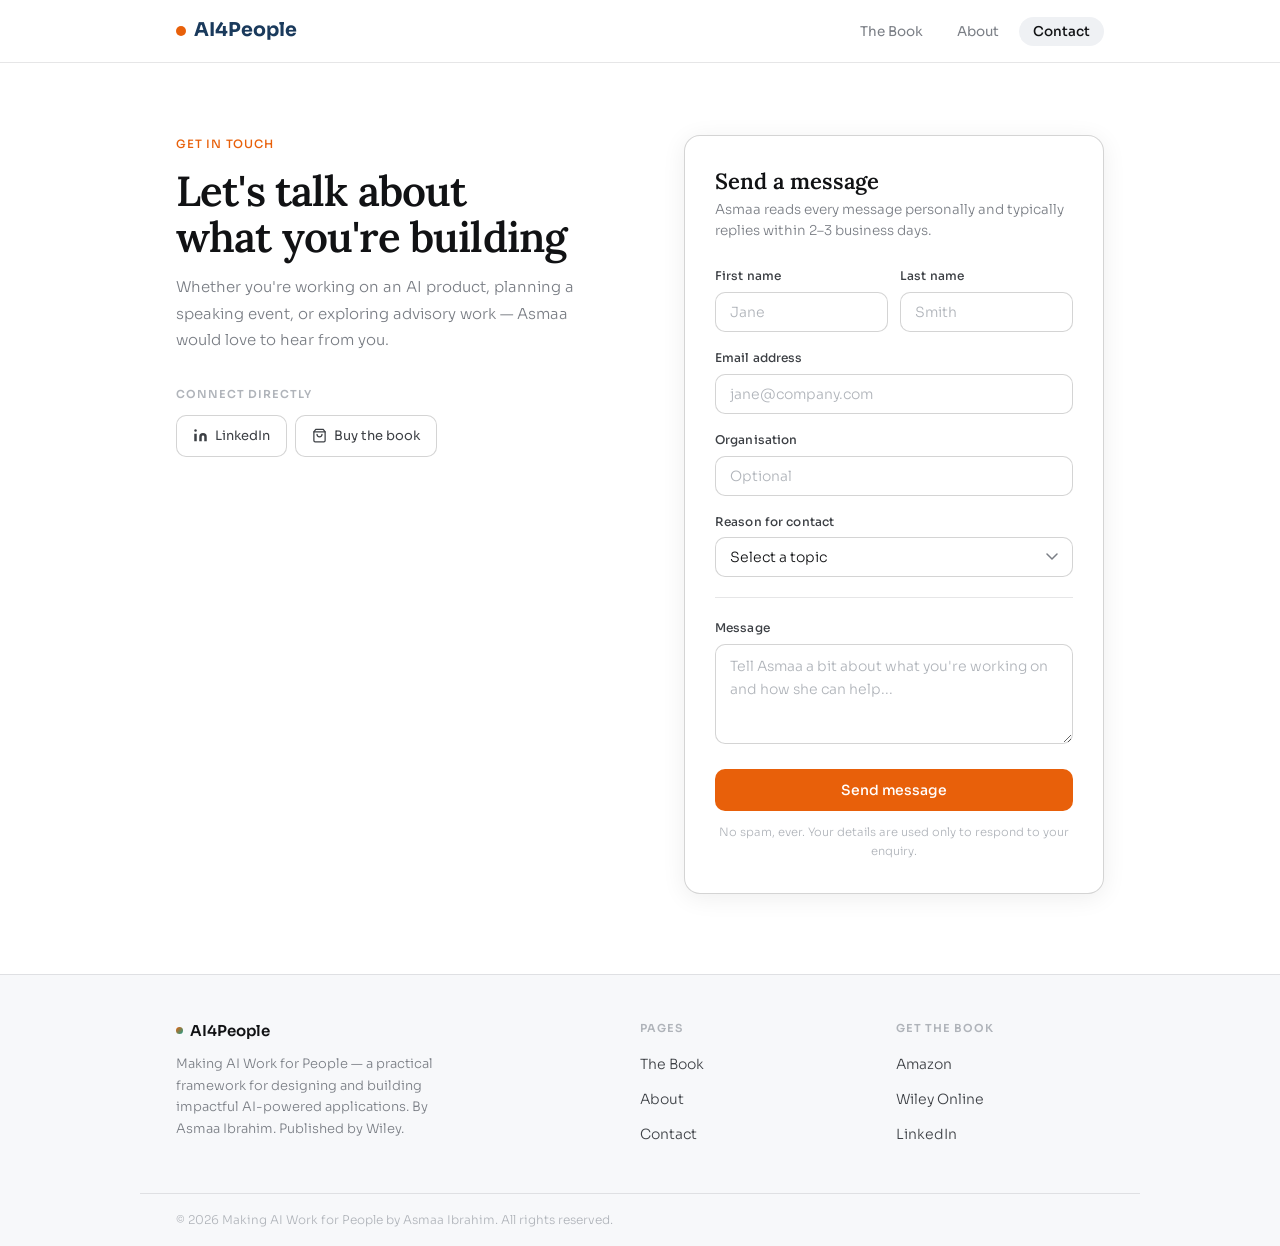
<file: contact.html>
<!DOCTYPE html>
<html lang="en">
<head>
<meta charset="UTF-8">
<meta name="viewport" content="width=device-width, initial-scale=1.0">
<title>Contact – Making AI Work for People | Asmaa Ibrahim</title>
<link rel="preconnect" href="https://fonts.googleapis.com">
<link rel="preconnect" href="https://fonts.gstatic.com" crossorigin>
<link href="https://fonts.googleapis.com/css2?family=Sora:wght@300;400;500;600&family=Lora:ital,wght@0,400;0,600;1,400&display=swap" rel="stylesheet">
<style>
*, *::before, *::after { box-sizing: border-box; margin: 0; padding: 0; }
:root {
  --orange:       #E8600A;
  --orange-light: #FDF0E8;
  --orange-mid:   #F5C4A0;
  --pink:         #D63670;
  --pink-light:   #FCE8F1;
  --blue:         #2E6CB8;
  --blue-light:   #E7F0FB;
  --blue-mid:     #A8C4E8;
  --teal:         #1A9E8C;
  --teal-light:   #E4F5F2;
  --teal-mid:     #7DCDC3;
  --ink:          #111214;
  --ink-2:        #3D4045;
  --ink-3:        #7A7E85;
  --ink-4:        #B0B4BA;
  --surface:      #FFFFFF;
  --surface-2:    #F7F8FA;
  --surface-3:    #EFF1F4;
  --border:       rgba(17,18,20,0.10);
  --border-md:    rgba(17,18,20,0.18);
  --serif: 'Lora', Georgia, serif;
  --sans:  'Sora', system-ui, sans-serif;
  --radius: 10px;
  --radius-lg: 16px;
  --max: 1000px;
}
html { scroll-behavior: smooth; }
body { font-family: var(--sans); background: var(--surface); color: var(--ink); font-size: 16px; line-height: 1.65; -webkit-font-smoothing: antialiased; }
/* NAV */
nav { position: sticky; top: 0; z-index: 100; background: rgba(255,255,255,0.94); backdrop-filter: blur(14px); border-bottom: 1px solid var(--border); }
.nav-inner { max-width: var(--max); margin: 0 auto; padding: 0 36px; height: 62px; display: flex; align-items: center; justify-content: space-between; }
.nav-logo { font-family: var(--sans); font-size: 19px; font-weight: 700; color: #1a3a5c; text-decoration: none; display: flex; align-items: center; gap: 8px; }
.nav-logo-dot { width: 10px; height: 10px; border-radius: 50%; background: var(--orange); }
.nav-links { display: flex; gap: 6px; list-style: none; }
.nav-links a { font-size: 13.5px; font-weight: 400; color: var(--ink-3); text-decoration: none; padding: 6px 14px; border-radius: 20px; transition: color 0.15s, background 0.15s; }
.nav-links a:hover { color: var(--ink); background: var(--surface-2); }
.nav-links a.active { color: var(--ink); background: var(--surface-3); font-weight: 500; }
/* PAGE LAYOUT */
.contact-wrap {
  max-width: var(--max);
  margin: 0 auto;
  padding: 72px 36px 80px;
  display: grid;
  grid-template-columns: 1fr 420px;
  gap: 56px;
  align-items: start;
}
/* LEFT — header + cards */
.contact-header { margin-bottom: 32px; }
.contact-eyebrow {
  font-size: 11.5px;
  font-weight: 500;
  letter-spacing: 0.07em;
  text-transform: uppercase;
  color: var(--orange);
  margin-bottom: 14px;
}
.contact-header h1 {
  font-family: var(--serif);
  font-size: clamp(28px, 3.6vw, 42px);
  font-weight: 600;
  line-height: 1.1;
  letter-spacing: -0.02em;
  color: var(--ink);
  margin-bottom: 14px;
}
.contact-header p {
  font-size: 15px;
  color: var(--ink-3);
  line-height: 1.75;
  font-weight: 300;
  max-width: 420px;
}
/* SOCIAL LINKS */
.social-title { font-size: 11px; font-weight: 600; text-transform: uppercase; letter-spacing: 0.09em; color: var(--ink-4); margin-bottom: 12px; }
.social-links { display: flex; gap: 8px; }
.social-link {
  display: inline-flex;
  align-items: center;
  gap: 7px;
  padding: 9px 16px;
  border-radius: var(--radius);
  border: 1px solid var(--border-md);
  font-size: 13px;
  font-weight: 400;
  color: var(--ink-2);
  text-decoration: none;
  background: var(--surface);
  transition: all 0.18s;
}
.social-link:hover { border-color: var(--orange); color: var(--orange); background: var(--orange-light); transform: translateY(-1px); }
/* RIGHT — FORM */
.form-card {
  background: var(--surface);
  border: 1px solid var(--border-md);
  border-radius: var(--radius-lg);
  padding: 32px 30px;
  box-shadow: 0 4px 24px rgba(17,18,20,0.07);
  position: sticky;
  top: 82px;
}
.form-title { font-family: var(--serif); font-size: 22px; font-weight: 600; color: var(--ink); margin-bottom: 6px; line-height: 1.2; }
.form-sub { font-size: 13.5px; color: var(--ink-3); margin-bottom: 24px; font-weight: 300; line-height: 1.55; }
.form-group { margin-bottom: 16px; }
.form-row { display: grid; grid-template-columns: 1fr 1fr; gap: 12px; }
label {
  display: block;
  font-size: 12px;
  font-weight: 500;
  color: var(--ink-2);
  margin-bottom: 6px;
  letter-spacing: 0.01em;
}
input[type="text"],
input[type="email"],
select,
textarea {
  width: 100%;
  padding: 10px 14px;
  border: 1px solid var(--border-md);
  border-radius: var(--radius);
  font-size: 14px;
  font-family: var(--sans);
  font-weight: 300;
  color: var(--ink);
  background: var(--surface);
  outline: none;
  transition: border-color 0.18s, box-shadow 0.18s;
  appearance: none;
}
input:focus, select:focus, textarea:focus {
  border-color: var(--orange);
  box-shadow: 0 0 0 3px rgba(232,96,10,0.12);
}
input::placeholder, textarea::placeholder { color: var(--ink-4); }
select { background-image: url("data:image/svg+xml,%3Csvg width='12' height='8' viewBox='0 0 12 8' fill='none' xmlns='http://www.w3.org/2000/svg'%3E%3Cpath d='M1 1L6 6L11 1' stroke='%237A7E85' stroke-width='1.5' stroke-linecap='round'/%3E%3C/svg%3E"); background-repeat: no-repeat; background-position: right 14px center; padding-right: 36px; cursor: pointer; }
textarea { resize: vertical; min-height: 100px; line-height: 1.6; }
.form-divider { border: none; border-top: 1px solid var(--border); margin: 20px 0; }
.btn-submit {
  width: 100%;
  padding: 12px 22px;
  background: var(--orange);
  color: #fff;
  border: none;
  border-radius: var(--radius);
  font-size: 14px;
  font-weight: 500;
  font-family: var(--sans);
  cursor: pointer;
  transition: background 0.18s, transform 0.15s, box-shadow 0.18s;
  letter-spacing: -0.01em;
}
.btn-submit:hover { background: #d05508; transform: translateY(-1px); box-shadow: 0 4px 16px rgba(232,96,10,0.3); }
.btn-submit:active { transform: translateY(0); }
.form-note { font-size: 11.5px; color: var(--ink-4); text-align: center; margin-top: 12px; font-weight: 300; }
/* SUCCESS STATE */
.form-success {
  display: none;
  flex-direction: column;
  align-items: center;
  justify-content: center;
  text-align: center;
  padding: 32px 20px;
  gap: 14px;
}
.success-icon {
  width: 52px; height: 52px;
  border-radius: 50%;
  background: var(--teal-light);
  display: flex; align-items: center; justify-content: center;
}
.success-title { font-family: var(--serif); font-size: 20px; font-weight: 600; color: var(--ink); }
.success-sub { font-size: 14px; color: var(--ink-3); font-weight: 300; line-height: 1.6; }
/* FOOTER */
footer { border-top: 1px solid var(--border); background: var(--surface-2); }
.footer-inner { max-width: var(--max); margin: 0 auto; padding: 44px 36px 36px; display: grid; grid-template-columns: 2fr 1fr 1fr; gap: 48px; }
.footer-logo { font-size: 15px; font-weight: 600; color: var(--ink); margin-bottom: 10px; display: flex; align-items: center; gap: 7px; }
.footer-logo-dot { width: 7px; height: 7px; border-radius: 50%; background: linear-gradient(135deg, var(--orange), var(--teal)); }
.footer-tagline { font-size: 13px; color: var(--ink-3); line-height: 1.65; max-width: 280px; font-weight: 300; }
.footer-col-title { font-size: 11px; font-weight: 600; text-transform: uppercase; letter-spacing: 0.09em; color: var(--ink-4); margin-bottom: 14px; }
.footer-links { list-style: none; }
.footer-links li { margin-bottom: 9px; }
.footer-links a { font-size: 14px; color: var(--ink-2); text-decoration: none; font-weight: 300; transition: color 0.15s; }
.footer-links a:hover { color: var(--orange); }
.footer-bottom { max-width: var(--max); margin: 0 auto; padding: 16px 36px; border-top: 1px solid var(--border); display: flex; align-items: center; justify-content: space-between; }
.footer-copy { font-size: 12px; color: var(--ink-4); font-weight: 300; }
/* ANIMATIONS */
@keyframes fadeUp { from { opacity: 0; transform: translateY(18px); } to { opacity: 1; transform: translateY(0); } }
.contact-wrap { animation: fadeUp 0.5s ease both; }
/* RESPONSIVE */
@media (max-width: 760px) {
  .contact-wrap { grid-template-columns: 1fr; padding: 44px 20px 56px; gap: 36px; }
  .form-card { position: static; padding: 24px 20px; }
  .form-row { grid-template-columns: 1fr; }
  .footer-inner { grid-template-columns: 1fr; padding: 32px 20px; }
  .footer-bottom { padding: 14px 20px; flex-wrap: wrap; }
  .nav-inner { padding: 0 16px; }
  .nav-links { gap: 2px; }
  .nav-links a { font-size: 12.5px; padding: 5px 10px; }
  .social-links { flex-wrap: wrap; }
  .contact-header h1 { font-size: 28px; }
}
@media (max-width: 400px) {
  .nav-logo { font-size: 16px; }
  .nav-links a { font-size: 11.5px; padding: 4px 8px; }
  .social-link { padding: 8px 12px; font-size: 12px; }
}
</style>
</head>
<body>
<nav>
  <div class="nav-inner">
    <a href="artifacts.html" class="nav-logo">
      <span class="nav-logo-dot"></span>
      AI4People
    </a>
    <ul class="nav-links">
      <li><a href="artifacts.html">The Book</a></li>
      <li><a href="author.html">About</a></li>
      <li><a href="contact.html" class="active">Contact</a></li>
    </ul>
  </div>
</nav>
<div class="contact-wrap">
  <!-- LEFT -->
  <div>
    <div class="contact-header">
      <div class="contact-eyebrow">Get in touch</div>
      <h1>Let's talk about<br>what you're building</h1>
      <p>Whether you're working on an AI product, planning a speaking event, or exploring advisory work — Asmaa would love to hear from you.</p>
    </div>
    <div class="social-title">Connect directly</div>
    <div class="social-links">
      <a href="https://www.linkedin.com/in/asmaa-ibrahim/" target="_blank" rel="noopener" class="social-link">
        <svg width="15" height="15" viewBox="0 0 24 24" fill="currentColor"><path d="M16 8a6 6 0 016 6v7h-4v-7a2 2 0 00-2-2 2 2 0 00-2 2v7h-4v-7a6 6 0 016-6zM2 9h4v12H2z"/><circle cx="4" cy="4" r="2"/></svg>
        LinkedIn
      </a>
      <a href="https://www.amazon.com/Making-Work-People-AI-Powered-Applications/dp/1394392095" target="_blank" rel="noopener" class="social-link">
        <svg width="15" height="15" viewBox="0 0 24 24" fill="none" stroke="currentColor" stroke-width="2" stroke-linecap="round" stroke-linejoin="round"><path d="M6 2L3 6v14a2 2 0 002 2h14a2 2 0 002-2V6l-3-4z"/><line x1="3" y1="6" x2="21" y2="6"/><path d="M16 10a4 4 0 01-8 0"/></svg>
        Buy the book
      </a>
    </div>
  </div>
  <!-- RIGHT — FORM -->
  <div>
    <div class="form-card" id="formCard">
      <form id="formBody" action="https://api.web3forms.com/submit" method="POST" onsubmit="return handleSubmit(event)">
        <input type="hidden" name="access_key" value="beea8436-a90e-4494-b8af-d39266ff516e">
        <input type="hidden" name="subject" value="New contact from AI4People website">
        <div class="form-title">Send a message</div>
        <div class="form-sub">Asmaa reads every message personally and typically replies within 2–3 business days.</div>
        <div class="form-row">
          <div class="form-group">
            <label for="fname">First name</label>
            <input type="text" id="fname" name="firstName" placeholder="Jane" required>
          </div>
          <div class="form-group">
            <label for="lname">Last name</label>
            <input type="text" id="lname" name="lastName" placeholder="Smith">
          </div>
        </div>
        <div class="form-group">
          <label for="email">Email address</label>
          <input type="email" id="email" name="email" placeholder="jane@company.com" required>
        </div>
        <div class="form-group">
          <label for="org">Organisation</label>
          <input type="text" id="org" name="organisation" placeholder="Optional">
        </div>
        <div class="form-group">
          <label for="reason">Reason for contact</label>
          <select id="reason" name="reason" required>
            <option value="" disabled selected>Select a topic</option>
            <option>Speaking or keynote</option>
            <option>PRESS Framework workshop</option>
            <option>Advisory or consulting</option>
            <option>Book or media enquiry</option>
            <option>General question</option>
          </select>
        </div>
        <hr class="form-divider">
        <div class="form-group">
          <label for="message">Message</label>
          <textarea id="message" name="message" placeholder="Tell Asmaa a bit about what you're working on and how she can help..." required></textarea>
        </div>

        <button type="submit" class="btn-submit">Send message</button>
        <div class="form-note">No spam, ever. Your details are used only to respond to your enquiry.</div>
      </form>
      <div class="form-success" id="formSuccess">
        <div class="success-icon">
          <svg width="24" height="24" viewBox="0 0 24 24" fill="none" stroke="#1A9E8C" stroke-width="2.5" stroke-linecap="round" stroke-linejoin="round"><polyline points="20 6 9 17 4 12"/></svg>
        </div>
        <div class="success-title">Message sent!</div>
        <div class="success-sub">Thanks for reaching out. Asmaa will be in touch within 2–3 business days.</div>
      </div>
    </div>
  </div>
</div>
<!-- FOOTER -->
<footer>
  <div class="footer-inner">
    <div>
      <div class="footer-logo"><span class="footer-logo-dot"></span>AI4People</div>
      <p class="footer-tagline">Making AI Work for People — a practical framework for designing and building impactful AI-powered applications. By Asmaa Ibrahim. Published by Wiley.</p>
    </div>
    <div>
      <div class="footer-col-title">Pages</div>
      <ul class="footer-links">
        <li><a href="artifacts.html">The Book</a></li>
        <li><a href="author.html">About</a></li>
        <li><a href="contact.html">Contact</a></li>
      </ul>
    </div>
    <div>
      <div class="footer-col-title">Get the book</div>
      <ul class="footer-links">
        <li><a href="https://www.amazon.com/Making-Work-People-AI-Powered-Applications/dp/1394392095" target="_blank" rel="noopener">Amazon</a></li>
        <li><a href="https://onlinelibrary.wiley.com/doi/book/10.1002/9781394406463" target="_blank" rel="noopener">Wiley Online</a></li>
        <li><a href="https://www.linkedin.com/in/asmaa-ibrahim/" target="_blank" rel="noopener">LinkedIn</a></li>
      </ul>
    </div>
  </div>
  <div class="footer-bottom">
    <span class="footer-copy">&copy; 2026 Making AI Work for People by Asmaa Ibrahim. All rights reserved.</span>
  </div>
</footer>
<script>
function handleSubmit(event) {
  event.preventDefault();
  const form = document.getElementById('formBody');
  const email = document.getElementById('email').value.trim();
  const fname = document.getElementById('fname').value.trim();
  const message = document.getElementById('message').value.trim();
  const reason = document.getElementById('reason').value;
  if (!fname || !email || !email.includes('@') || !message || !reason) {
    [
      { id: 'fname', val: fname },
      { id: 'email', val: email && email.includes('@') ? email : '' },
      { id: 'message', val: message },
      { id: 'reason', val: reason }
    ].forEach(({ id, val }) => {
      const el = document.getElementById(id);
      if (!val) {
        el.style.borderColor = 'rgba(232,96,10,0.7)';
        el.addEventListener('input', () => el.style.borderColor = '', { once: true });
      }
    });
    return false;
  }
  const btn = form.querySelector('.btn-submit');
  btn.disabled = true;
  btn.textContent = 'Sending...';
  fetch(form.action, {
    method: 'POST',
    body: new FormData(form),
    headers: { 'Accept': 'application/json' }
  }).then(function(response) {
    if (response.ok) {
      form.style.display = 'none';
      document.getElementById('formSuccess').style.display = 'flex';
    } else {
      alert('Something went wrong. Please try again.');
      btn.disabled = false;
      btn.textContent = 'Send message';
    }
  }).catch(function() {
    alert('Network error. Please check your connection and try again.');
    btn.disabled = false;
    btn.textContent = 'Send message';
  });
  return false;
}
</script>
</body>
</html>
</file>
